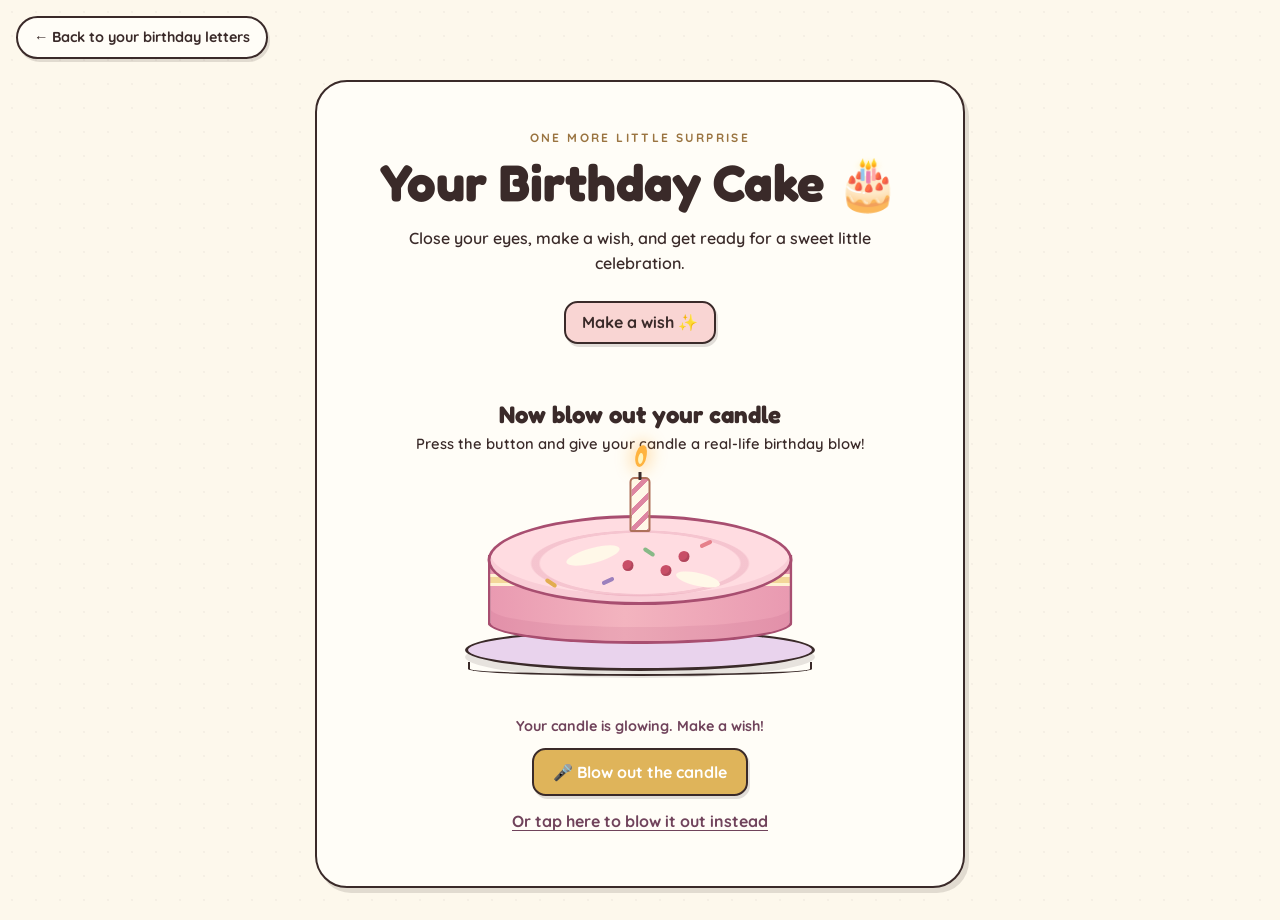
<file: cake.html>
<!DOCTYPE html>
<html lang="en">
<head>
  <meta charset="UTF-8" />
  <meta name="viewport" content="width=device-width, initial-scale=1.0" />
  <meta name="theme-color" content="#FDF8EC" />
  <title>Make a Birthday Wish 🎂</title>
  <link rel="preconnect" href="https://fonts.googleapis.com">
  <link rel="preconnect" href="https://fonts.gstatic.com" crossorigin>
  <link href="https://fonts.googleapis.com/css2?family=Caveat:wght@600;700&family=Fredoka:wght@500;600;700&family=Quicksand:wght@500;600;700&display=swap" rel="stylesheet">
  <link rel="stylesheet" href="cake.css" />
</head>
<body>
  <a class="back-link" href="digital-vault.html">← Back to your birthday letters</a>

  <main class="birthday-card">
    <header class="page-header">
      <p class="eyebrow">One more little surprise</p>
      <h1>Your Birthday Cake <span aria-hidden="true">🎂</span></h1>
      <p class="intro">Close your eyes, make a wish, and get ready for a sweet little celebration.</p>
    </header>

    <section class="wish-section" aria-labelledby="wish-heading">
      <button id="wish-button" class="soft-button" type="button" aria-expanded="false" aria-controls="wish-form">Make a wish ✨</button>
      <form id="wish-form" class="wish-form" hidden>
        <label for="wish-input">What's your birthday wish?</label>
        <div class="wish-entry">
          <input id="wish-input" name="wish" maxlength="120" autocomplete="off" placeholder="Keep it secret or share it..." required />
          <button class="soft-button" type="submit">Save my wish</button>
        </div>
      </form>
      <p id="wish-message" class="wish-message" role="status" aria-live="polite"></p>
    </section>

    <section class="candle-section" aria-labelledby="candle-heading">
      <h2 id="candle-heading">Now blow out your candle</h2>
      <p class="instruction">Press the button and give your candle a real-life birthday blow!</p>
      <div id="cake-stage" class="cake-stage">
        <div class="cake" aria-label="A pink and vanilla birthday cake with one lit candle">
          <div class="cake-top">
            <span class="frosting frosting-one"></span>
            <span class="frosting frosting-two"></span>
            <span class="sprinkle sprinkle-one"></span>
            <span class="sprinkle sprinkle-two"></span>
            <span class="sprinkle sprinkle-three"></span>
            <span class="sprinkle sprinkle-four"></span>
            <span class="berry berry-one"></span>
            <span class="berry berry-two"></span>
            <span class="berry berry-three"></span>
          </div>
          <div class="cake-side">
            <span class="filling"></span>
            <span class="frosting-drip drip-one"></span>
            <span class="frosting-drip drip-two"></span>
            <span class="frosting-drip drip-three"></span>
            <span class="frosting-drip drip-four"></span>
          </div>
          <div class="cake-plate"></div>
          <div id="candle" class="candle">
            <span id="flame" class="flame" aria-label="Candle flame"></span>
            <span class="wick"></span>
          </div>
          <div id="cut-slice" class="cut-slice" aria-hidden="true"></div>
        </div>
        <svg id="cut-overlay" class="cut-overlay" aria-hidden="true" viewBox="0 0 1000 1000" preserveAspectRatio="none"></svg>
        <span id="knife-cursor" class="knife-cursor" aria-hidden="true">🔪</span>
      </div>
      <p id="candle-status" class="status-message" role="status" aria-live="polite">Your candle is glowing. Make a wish!</p>
      <div class="controls">
        <button id="blow-button" class="primary-button" type="button">🎤 Blow out the candle</button>
        <button id="manual-blow-button" class="text-button" type="button">Or tap here to blow it out instead</button>
      </div>
    </section>

    <section id="cut-section" class="cut-section" hidden aria-labelledby="cut-heading">
      <h2 id="cut-heading">The candle is out! 🎉</h2>
      <p id="cut-instruction" class="instruction">Grab the knife, then drag it across the cake to cut a slice.</p>
      <button id="knife-button" class="primary-button knife-button" type="button" aria-pressed="false">🔪 Grab the knife</button>
      <p id="cut-status" class="status-message" role="status" aria-live="polite"></p>
      <button id="again-button" class="text-button" type="button" hidden>Cut another slice</button>
    </section>
  </main>

  <script src="cake.js"></script>
</body>
</html>
</file>
<file: cake.css>
:root {
  color-scheme: light;
  --cream: #fdf8ec;
  --paper: #fffdf7;
  --ink: #3a2a29;
  --gold: #dfb45a;
  --pink: #f3a4b8;
  --deep-pink: #ce6688;
}

* {
  box-sizing: border-box;
}

body {
  min-height: 100vh;
  margin: 0;
  padding: 5rem 1rem 2rem;
  background-color: var(--cream);
  background-image: radial-gradient(rgba(58, 42, 41, 0.04) 1px, transparent 0);
  background-size: 24px 24px;
  color: var(--ink);
  font-family: "Quicksand", sans-serif;
}

button,
input {
  font: inherit;
}

button,
a {
  -webkit-tap-highlight-color: transparent;
}

button:focus-visible,
a:focus-visible,
input:focus-visible {
  outline: 3px solid #b783d1;
  outline-offset: 3px;
}

h1,
h2 {
  font-family: "Fredoka", sans-serif;
}

.back-link {
  position: absolute;
  top: 1rem;
  left: 1rem;
  padding: 0.65rem 1rem;
  border: 2px solid var(--ink);
  border-radius: 999px;
  background: var(--paper);
  color: var(--ink);
  font-size: 0.9rem;
  font-weight: 700;
  text-decoration: none;
  box-shadow: 2px 3px 0 rgba(58, 42, 41, 0.14);
}

.birthday-card {
  width: min(100%, 650px);
  margin: 0 auto;
  padding: clamp(1.5rem, 5vw, 3rem);
  border: 2.5px solid var(--ink);
  border-radius: 2rem;
  background: var(--paper);
  text-align: center;
  box-shadow: 4px 5px 0 rgba(58, 42, 41, 0.14);
}

.page-header h1 {
  margin: 0.35rem 0;
  font-size: clamp(2rem, 8vw, 3.2rem);
}

.eyebrow {
  margin: 0;
  color: #9a7440;
  font-size: 0.75rem;
  font-weight: 700;
  letter-spacing: 0.2em;
  text-transform: uppercase;
}

.intro {
  max-width: 32rem;
  margin: 0.75rem auto 0;
  font-weight: 600;
  line-height: 1.6;
}

.wish-section {
  display: grid;
  justify-items: center;
  gap: 0.8rem;
  margin-top: 1.5rem;
}

.wish-form {
  width: 100%;
  max-width: 28rem;
  text-align: left;
}

.wish-form label {
  display: block;
  margin-bottom: 0.45rem;
  font-size: 0.9rem;
  font-weight: 700;
}

.wish-entry {
  display: flex;
  flex-wrap: wrap;
  gap: 0.5rem;
}

.wish-entry input {
  min-width: 12rem;
  flex: 1;
  padding: 0.7rem 0.8rem;
  border: 2px solid rgba(58, 42, 41, 0.5);
  border-radius: 0.75rem;
  background: white;
  color: var(--ink);
}

.wish-message {
  min-height: 1.5rem;
  margin: 0;
  color: #8a4760;
  font-family: "Caveat", cursive;
  font-size: 1.45rem;
  font-weight: 700;
}

.candle-section {
  margin-top: 1.2rem;
}

.candle-section h2,
.cut-section h2 {
  margin: 0.7rem 0 0.25rem;
  font-size: 1.5rem;
}

.instruction {
  margin: 0.25rem 0 0.5rem;
  font-size: 0.92rem;
  font-weight: 600;
  line-height: 1.5;
}

.cake-stage {
  position: relative;
  width: min(100%, 390px);
  height: 245px;
  margin: 0 auto;
  touch-action: none;
}

.cake {
  position: absolute;
  inset: 0;
  transition: transform 180ms ease;
}

.cake-top {
  position: absolute;
  z-index: 3;
  top: 52px;
  left: 50%;
  width: min(79%, 305px);
  height: 90px;
  overflow: hidden;
  transform: translateX(-50%);
  border: 3px solid #a84e70;
  border-radius: 50%;
  background:
    radial-gradient(ellipse at 50% 54%, transparent 0 47%, rgba(206, 102, 136, 0.2) 48% 51%, transparent 52%),
    #ffdce1;
  box-shadow: inset 0 -7px 0 rgba(206, 102, 136, 0.13);
}

.cake-side {
  position: absolute;
  z-index: 2;
  top: 92px;
  left: 50%;
  width: min(79%, 305px);
  height: 89px;
  transform: translateX(-50%);
  border: 3px solid #a84e70;
  border-top: 0;
  border-radius: 0 0 48% 48% / 0 0 24% 24%;
  background: linear-gradient(90deg, #e99ab1, #f3b4bf 45%, #e99ab1);
  box-shadow: inset 0 -14px 0 rgba(169, 78, 112, 0.12);
}

.filling {
  position: absolute;
  top: 19px;
  right: 0;
  left: 0;
  height: 12px;
  border-top: 3px solid #fff2d4;
  border-bottom: 3px solid #fff2d4;
  background: #f3d698;
}

.frosting {
  position: absolute;
  z-index: 2;
  display: block;
  border-radius: 50%;
  background: #fff8e8;
}

.frosting-one {
  top: 30px;
  left: 25%;
  width: 55px;
  height: 15px;
  transform: rotate(-15deg);
}

.frosting-two {
  top: 55px;
  left: 62%;
  width: 45px;
  height: 13px;
  transform: rotate(13deg);
}

.sprinkle {
  position: absolute;
  z-index: 3;
  width: 13px;
  height: 4px;
  border-radius: 4px;
  background: #efa34f;
  transform: rotate(34deg);
}

.sprinkle-one { top: 32px; left: 51%; background: #88b987; }
.sprinkle-two { top: 61px; left: 37%; background: #9c80bd; transform: rotate(-25deg); }
.sprinkle-three { top: 24px; left: 70%; background: #e6818b; transform: rotate(-25deg); }
.sprinkle-four { top: 63px; left: 18%; background: #e2ad50; }

.berry {
  position: absolute;
  z-index: 4;
  width: 11px;
  height: 11px;
  border-radius: 50%;
  background: #c84f67;
  box-shadow: inset -2px -2px 0 rgba(86, 36, 52, 0.2);
}

.berry-one { top: 42px; left: 44%; }
.berry-two { top: 47px; left: 57%; }
.berry-three { top: 33px; left: 63%; }

.frosting-drip {
  position: absolute;
  top: 0;
  width: 22px;
  height: 24px;
  border-radius: 0 0 12px 12px;
  background: #fff8e8;
}

.drip-one { left: 14%; height: 31px; }
.drip-two { left: 39%; height: 22px; }
.drip-three { left: 67%; height: 32px; }
.drip-four { left: 84%; height: 23px; }

.cake-plate {
  position: absolute;
  z-index: 1;
  top: 166px;
  left: 50%;
  width: min(90%, 350px);
  height: 42px;
  transform: translateX(-50%);
  border: 3px solid var(--ink);
  border-radius: 50%;
  background: #e9d3ed;
  box-shadow: 0 7px 0 rgba(58, 42, 41, 0.12);
}

.candle {
  position: absolute;
  z-index: 5;
  top: 14px;
  left: 50%;
  width: 21px;
  height: 55px;
  transform: translateX(-50%);
  border: 2px solid #ae715b;
  border-radius: 5px 5px 2px 2px;
  background: repeating-linear-gradient(135deg, #fff8e8 0 8px, #de86a2 8px 13px);
}

.wick {
  position: absolute;
  top: -7px;
  left: 7px;
  width: 3px;
  height: 8px;
  background: var(--ink);
}

.flame {
  position: absolute;
  top: -34px;
  left: 4px;
  width: 11px;
  height: 22px;
  border-radius: 60% 40% 55% 45%;
  background: #ffb33f;
  box-shadow: 0 0 15px 5px rgba(255, 179, 63, 0.35);
  transform: rotate(8deg);
  animation: flicker 700ms ease-in-out infinite alternate;
}

.flame::after {
  position: absolute;
  right: 3px;
  bottom: 3px;
  width: 5px;
  height: 11px;
  border-radius: 50%;
  background: #fff4bd;
  content: "";
}

.flame.is-out {
  display: none;
}

.cake-plate::after {
  position: absolute;
  right: 0;
  bottom: -8px;
  left: 0;
  height: 12px;
  border: 2px solid var(--ink);
  border-top: 0;
  border-radius: 0 0 50% 50%;
  content: "";
}

.cut-slice {
  position: absolute;
  z-index: 4;
  top: 95px;
  left: calc(50% + 89px);
  width: 62px;
  height: 73px;
  opacity: 0;
  background: linear-gradient(90deg, #f3b4bf 0 45%, #f3d698 46% 57%, #fff8e8 58%);
  clip-path: polygon(0 0, 100% 35%, 95% 90%, 4% 100%);
  filter: drop-shadow(3px 4px 1px rgba(58, 42, 41, 0.25));
  transform: translate(0, 0) rotate(0);
  transition: opacity 250ms ease, transform 450ms ease;
}

.cake-stage.is-cut .cut-slice {
  opacity: 1;
  transform: translate(18px, 3px) rotate(8deg);
}

.cut-overlay {
  position: absolute;
  z-index: 6;
  inset: 0;
  width: 100%;
  height: 100%;
  overflow: visible;
  pointer-events: none;
}

.cut-overlay line {
  stroke: #8a4760;
  stroke-linecap: round;
  stroke-width: 4;
  stroke-dasharray: 500;
  stroke-dashoffset: 500;
  filter: drop-shadow(1px 2px 0 white);
  animation: draw-cut 450ms ease forwards;
}

.knife-cursor {
  position: fixed;
  z-index: 20;
  display: none;
  pointer-events: none;
  font-size: 2.25rem;
  transform: translate(-8px, -8px) rotate(-35deg);
}

.knife-active .knife-cursor.is-visible {
  display: block;
}

.knife-active .cake-stage {
  cursor: none;
}

.status-message {
  min-height: 1.5rem;
  margin: 0.5rem 0;
  color: #70435b;
  font-size: 0.9rem;
  font-weight: 700;
  line-height: 1.5;
}

.controls {
  display: grid;
  justify-items: center;
  gap: 0.5rem;
}

.primary-button,
.soft-button {
  border: 2px solid var(--ink);
  border-radius: 0.85rem;
  padding: 0.75rem 1.2rem;
  color: white;
  font-weight: 700;
  background: var(--gold);
  box-shadow: 2px 3px 0 rgba(58, 42, 41, 0.15);
  cursor: pointer;
  transition: transform 150ms ease, filter 150ms ease;
}

.soft-button {
  padding: 0.6rem 1rem;
  color: var(--ink);
  background: #f9d5d3;
}

.primary-button:hover,
.soft-button:hover {
  filter: brightness(0.96);
  transform: translateY(-2px);
}

.primary-button:disabled {
  cursor: wait;
  opacity: 0.72;
  transform: none;
}

.text-button {
  border: 0;
  padding: 0.45rem 0.65rem;
  background: transparent;
  color: #70435b;
  font-weight: 700;
  text-decoration: underline;
  text-underline-offset: 3px;
  cursor: pointer;
}

.cut-section {
  margin-top: 1.25rem;
  padding-top: 0.6rem;
  border-top: 1px dashed rgba(58, 42, 41, 0.35);
}

.knife-button[aria-pressed="true"] {
  background: var(--deep-pink);
}

[hidden] {
  display: none !important;
}

@keyframes flicker {
  from { transform: rotate(5deg) scale(0.95); }
  to { transform: rotate(-7deg) scale(1.06); }
}

@keyframes draw-cut {
  to { stroke-dashoffset: 0; }
}

@media (max-width: 420px) {
  body {
    padding-right: 0.65rem;
    padding-left: 0.65rem;
  }

  .birthday-card {
    padding: 1.4rem 1rem;
  }

  .cake-stage {
    height: 220px;
  }

  .cake-plate {
    top: 157px;
  }

  .cake-side {
    top: 84px;
    height: 82px;
  }

  .cake-top {
    top: 45px;
    height: 84px;
  }

  .cut-slice {
    top: 87px;
    left: calc(50% + 76px);
  }

  .cake-stage.is-cut .cut-slice {
    transform: translate(14px, 3px) rotate(8deg);
  }
}

@media (prefers-reduced-motion: reduce) {
  *,
  *::before,
  *::after {
    animation-duration: 0.01ms !important;
    animation-iteration-count: 1 !important;
    scroll-behavior: auto !important;
    transition-duration: 0.01ms !important;
  }
}
</file>
